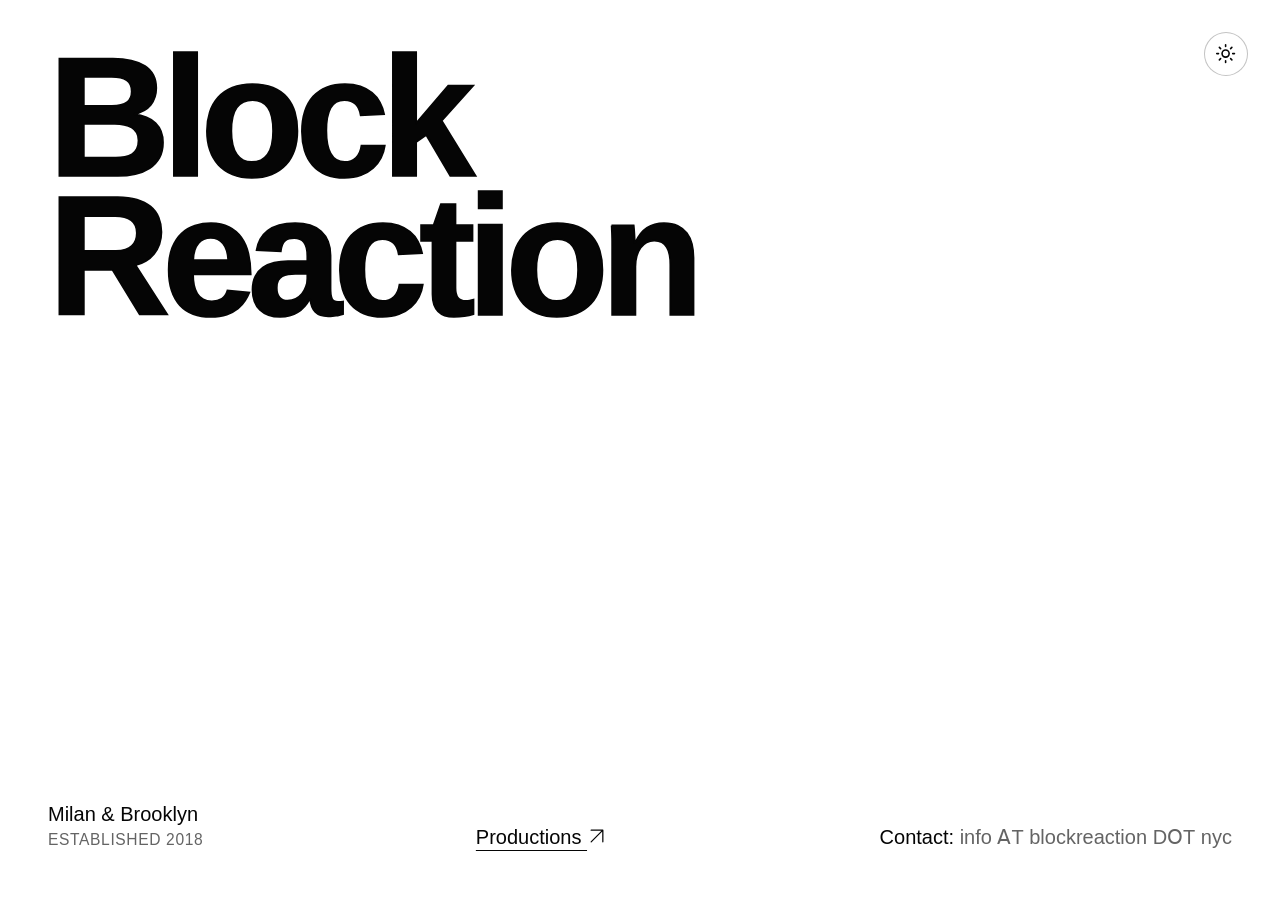
<file: index.html>
<!doctype html>
<html lang="en">
  <head>
    <meta charset="utf-8">
    <meta name="viewport" content="width=device-width, initial-scale=1">
    <meta name="color-scheme" content="light dark">
    <meta name="theme-color" content="#ffffff" media="(prefers-color-scheme: light)">
    <meta name="theme-color" content="#050505" media="(prefers-color-scheme: dark)">
    <meta name="description" content="Block Reaction is an independent studio for consulting and art production, based in Milan and Brooklyn.">
    <link rel="canonical" href="https://blockreaction.nyc/">

    <meta property="og:type" content="website">
    <meta property="og:title" content="BlockReaction.nyc">
    <meta property="og:site_name" content="BlockReaction.nyc">
    <meta property="og:url" content="https://blockreaction.nyc/">
    <meta property="og:image" content="https://blockreaction.nyc/assets/share/block-reaction-share-v2.png">
    <meta property="og:image:secure_url" content="https://blockreaction.nyc/assets/share/block-reaction-share-v2.png">
    <meta property="og:image:type" content="image/png">
    <meta property="og:image:width" content="1731">
    <meta property="og:image:height" content="909">
    <meta property="og:image:alt" content="Block Reaction — Milan &amp; Brooklyn">

    <meta name="twitter:card" content="summary_large_image">
    <meta name="twitter:title" content="BlockReaction.nyc">
    <meta name="twitter:image" content="https://blockreaction.nyc/assets/share/block-reaction-share-v2.png">
    <meta name="twitter:image:alt" content="Block Reaction — Milan &amp; Brooklyn">

    <title>BlockReaction.nyc</title>
    <link rel="icon" href="./favicon.ico" type="image/x-icon">
    <link rel="icon" href="./favicon.svg" type="image/svg+xml">
    <link rel="stylesheet" href="./assets/site.css">
  </head>
  <body>
    <button class="theme-toggle" type="button" aria-label="Use dark mode">
      <svg class="sun" viewBox="0 0 24 24" aria-hidden="true">
        <circle cx="12" cy="12" r="4"></circle>
        <path d="M12 2v2M12 20v2M4.93 4.93l1.42 1.42M17.66 17.66l1.41 1.41M2 12h2M20 12h2M4.93 19.07l1.42-1.42M17.66 6.34l1.41-1.41"></path>
      </svg>
      <svg class="moon" viewBox="0 0 24 24" aria-hidden="true">
        <path d="M20.4 15.1A8.5 8.5 0 0 1 8.9 3.6a8.5 8.5 0 1 0 11.5 11.5Z"></path>
      </svg>
    </button>

    <main>
      <h1 class="logo">
        <span>Block</span>
        <span>Reaction</span>
      </h1>

      <div class="details">
        <p class="studio-meta">
          <span>Milan &amp; Brooklyn</span>
          <span>Established 2018</span>
        </p>
        <a class="productions-link" href="./productions/">Productions <svg class="link-arrow" viewBox="0 0 24 24" aria-hidden="true"><path d="M5 19 19 5M5 5h14v14"></path></svg></a>
        <p class="contact">
          <span>Contact:</span>
          <span aria-label="info at blockreaction dot nyc">
            info <span aria-hidden="true">ꓮТ</span><span class="sr-only"> at </span>
            blockreaction <span aria-hidden="true">DՕТ</span><span class="sr-only"> dot </span> nyc
          </span>
        </p>
      </div>
    </main>

    <script>
      const root = document.documentElement;
      const toggle = document.querySelector('.theme-toggle');
      const systemTheme = window.matchMedia('(prefers-color-scheme: dark)');

      function activeTheme() {
        return root.dataset.theme || (systemTheme.matches ? 'dark' : 'light');
      }

      function updateToggle() {
        const isDark = activeTheme() === 'dark';
        toggle.setAttribute('aria-label', `Use ${isDark ? 'light' : 'dark'} mode`);
        toggle.setAttribute('aria-pressed', String(isDark));
      }

      toggle.addEventListener('click', () => {
        root.dataset.theme = activeTheme() === 'dark' ? 'light' : 'dark';
        updateToggle();
      });

      systemTheme.addEventListener('change', updateToggle);
      updateToggle();
    </script>
  </body>
</html>
</file>
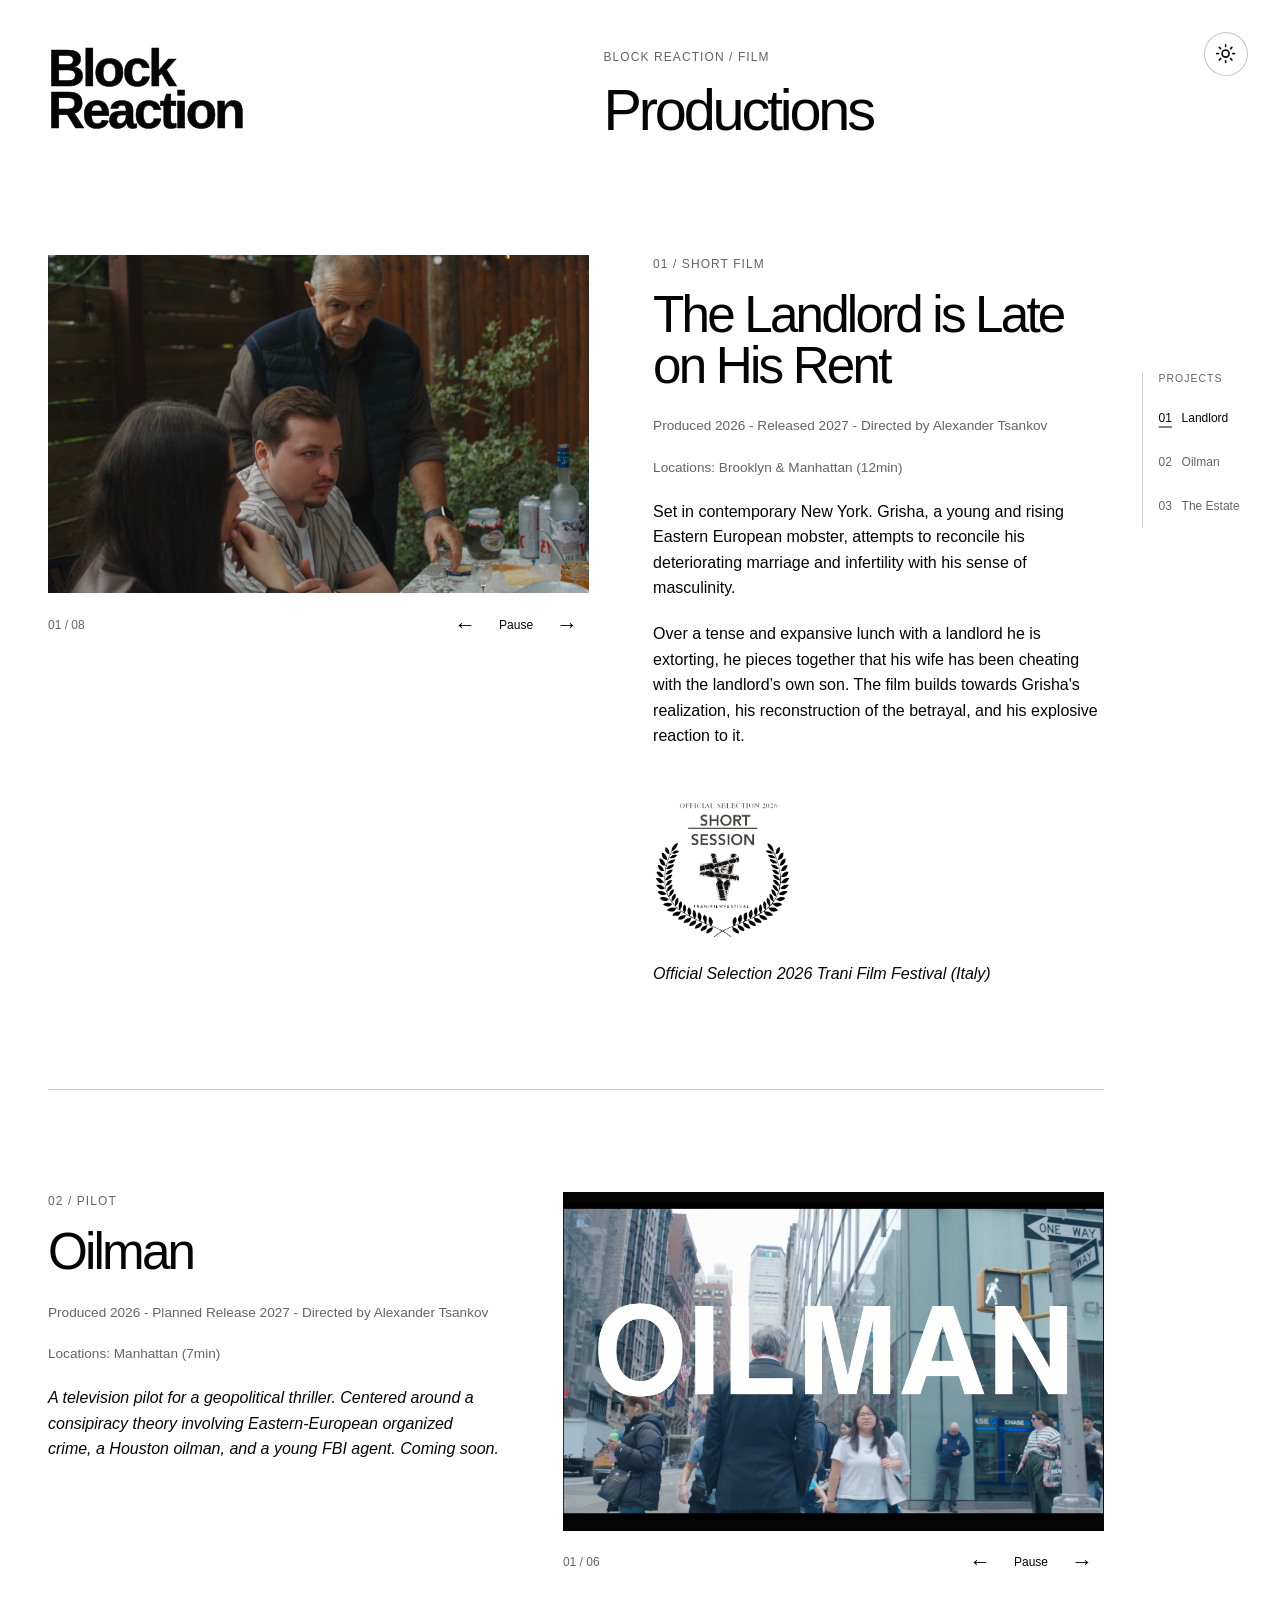
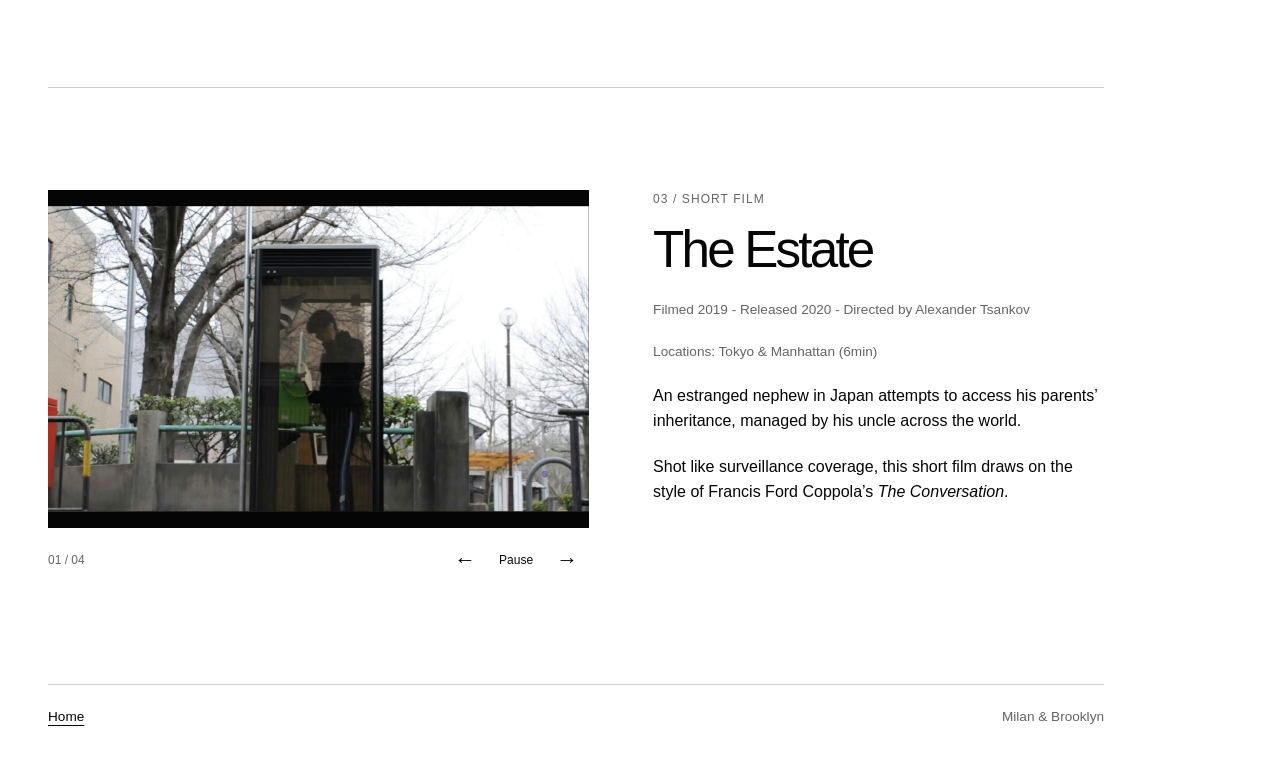
<file: productions/index.html>
<!doctype html>
<html lang="en">
  <head>
    <meta charset="utf-8">
    <meta name="viewport" content="width=device-width, initial-scale=1">
    <meta name="color-scheme" content="light dark">
    <meta name="description" content="Film projects by Block Reaction, an independent studio based in Milan and Brooklyn.">
    <link rel="canonical" href="https://blockreaction.nyc/productions/">
    <meta property="og:type" content="website">
    <meta property="og:site_name" content="Block Reaction">
    <meta property="og:title" content="Productions — Block Reaction">
    <meta property="og:description" content="Film projects by Block Reaction. Milan & Brooklyn.">
    <meta property="og:url" content="https://blockreaction.nyc/productions/">
    <meta property="og:image" content="https://blockreaction.nyc/assets/share/block-reaction-share-v2.png">
    <meta property="og:image:secure_url" content="https://blockreaction.nyc/assets/share/block-reaction-share-v2.png">
    <meta property="og:image:type" content="image/png">
    <meta property="og:image:width" content="1731">
    <meta property="og:image:height" content="909">
    <meta property="og:image:alt" content="Block Reaction — Milan &amp; Brooklyn">
    <meta name="twitter:card" content="summary_large_image">
    <meta name="twitter:title" content="Productions — Block Reaction">
    <meta name="twitter:description" content="Film projects by Block Reaction. Milan &amp; Brooklyn.">
    <meta name="twitter:image" content="https://blockreaction.nyc/assets/share/block-reaction-share-v2.png">
    <meta name="twitter:image:alt" content="Block Reaction — Milan &amp; Brooklyn">
    <title>Productions — Block Reaction</title>
    <link rel="icon" href="../favicon.ico" type="image/x-icon">
    <link rel="icon" href="../favicon.svg" type="image/svg+xml">
    <link rel="stylesheet" href="../assets/site.css">
    <link rel="stylesheet" href="../assets/productions.css">
    <script src="../assets/productions.js" defer></script>
  </head>
  <body>
    <button class="theme-toggle" type="button" aria-label="Use dark mode">
      <svg class="sun" viewBox="0 0 24 24" aria-hidden="true">
        <circle cx="12" cy="12" r="4"></circle>
        <path d="M12 2v2M12 20v2M4.93 4.93l1.42 1.42M17.66 17.66l1.41 1.41M2 12h2M20 12h2M4.93 19.07l1.42-1.42M17.66 6.34l1.41-1.41"></path>
      </svg>
      <svg class="moon" viewBox="0 0 24 24" aria-hidden="true">
        <path d="M20.4 15.1A8.5 8.5 0 0 1 8.9 3.6a8.5 8.5 0 1 0 11.5 11.5Z"></path>
      </svg>
    </button>

    <main class="productions-page">
      <header class="productions-header">
        <a class="wordmark" href="../" aria-label="Block Reaction home">Block<br>Reaction</a>
        <div class="productions-heading">
          <p class="eyebrow">Block Reaction / Film</p>
          <h1>Productions</h1>
        </div>
      </header>

      <nav class="film-index" aria-label="Film index">
        <span class="film-index-label">Projects</span>
        <a href="#landlord" aria-label="01 — The Landlord is Late on His Rent" aria-current="location"><span class="film-index-number">01</span><span>Landlord</span></a>
        <a href="#oilman" aria-label="02 — Oilman"><span class="film-index-number">02</span><span>Oilman</span></a>
        <a href="#estate" aria-label="03 — The Estate"><span class="film-index-number">03</span><span>The Estate</span></a>
      </nav>

      <div class="projects">
        <!-- Add another project article below. Image and text sides alternate automatically;
             every data-carousel shares the same slideshow clock and controls. -->
        <article class="project" id="landlord" aria-labelledby="landlord-title">
          <section class="project-carousel" data-carousel aria-label="Landlord is Late on His Rent film stills" aria-roledescription="carousel" tabindex="0">
            <div class="carousel-images">
              <img class="carousel-slide is-active" src="../assets/pics/landlord/lunch.avif" alt="Landlord is Late on His Rent — lunch scene" width="1920" height="1200" fetchpriority="high">
              <img class="carousel-slide" src="../assets/pics/landlord/ALLEY.avif" alt="Landlord is Late on His Rent — alley still" width="1920" height="1085" loading="lazy" hidden>
              <img class="carousel-slide" src="../assets/pics/landlord/ALLEY_MAN.avif" alt="Landlord is Late on His Rent — a man in the alley" width="1920" height="1082" loading="lazy" hidden>
              <img class="carousel-slide" src="../assets/pics/landlord/MARIYA.avif" alt="Landlord is Late on His Rent — Mariya" width="1920" height="1243" loading="lazy" hidden>
              <img class="carousel-slide" src="../assets/pics/landlord/hug.avif" alt="Landlord is Late on His Rent — Hug, film still" width="1920" height="1095" loading="lazy" hidden>
              <img class="carousel-slide" src="../assets/pics/landlord/fire.avif" alt="Landlord is Late on His Rent — Fire, film still" width="1920" height="1074" loading="lazy" hidden>
              <img class="carousel-slide" src="../assets/pics/landlord/title.avif" alt="Landlord is Late on His Rent — title frame" width="3407" height="1832" loading="lazy" hidden>
              <img class="carousel-slide" src="../assets/pics/landlord/look.avif" alt="Landlord is Late on His Rent — Look, film still" width="1915" height="1047" loading="lazy" hidden>
            </div>
            <div class="carousel-controls" hidden>
              <span class="carousel-count" aria-live="off">01 / 08</span>
              <div class="carousel-buttons">
                <button type="button" data-direction="-1" aria-label="Previous image in all carousels">←</button>
                <button type="button" data-pause aria-label="Pause all carousels" aria-pressed="false">Pause</button>
                <button type="button" data-direction="1" aria-label="Next image in all carousels">→</button>
              </div>
            </div>
          </section>

          <div class="project-copy">
            <p class="eyebrow">01 / Short Film</p>
            <h2 id="landlord-title">The Landlord is Late on His Rent</h2>
            <p class="project-credits">Produced 2026 - Released 2027 - Directed by Alexander Tsankov</p>
            <p class="project-locations">Locations: Brooklyn &amp; Manhattan (12min)</p>
            <p>Set in contemporary New York. Grisha, a young and rising Eastern European mobster, attempts to reconcile his deteriorating marriage and infertility with his sense of masculinity.</p>
            <p>Over a tense and expansive lunch with a landlord he is extorting, he pieces together that his wife has been cheating with the landlord’s own son. The film builds towards Grisha's realization, his reconstruction of the betrayal, and his explosive reaction to it.</p>
            <div class="project-accolade">
              <img class="festival-logo" src="../assets/pics/landlord/trani.png" alt="Trani Film Festival official selection laurels" width="814" height="930" loading="lazy">
              <p class="project-accolades">Official Selection 2026 Trani Film Festival (Italy)</p>
            </div>
          </div>
        </article>
        <article class="project" id="oilman" aria-labelledby="oilman-title">
          <section class="project-carousel" data-carousel aria-label="Oilman film stills" aria-roledescription="carousel" tabindex="0">
            <div class="carousel-images">
              <img class="carousel-slide is-active" src="../assets/pics/oilman/title.avif" alt="Oilman — title frame" width="1920" height="1125" loading="lazy" hidden>
              <img class="carousel-slide" src="../assets/pics/oilman/emma.avif" alt="Oilman — Emma, film still" width="1920" height="1081" loading="lazy" hidden>              <img class="carousel-slide" src="../assets/pics/oilman/chinatown.avif" alt="Oilman — Chinatown, film still" width="1920" height="1080" loading="lazy">
              <img class="carousel-slide" src="../assets/pics/oilman/gallery.avif" alt="Oilman — gallery, film still" width="1920" height="1084" loading="lazy" hidden>
              <img class="carousel-slide" src="../assets/pics/oilman/kevin.avif" alt="Oilman — Kevin, film still" width="1920" height="1102" loading="lazy" hidden>
              <img class="carousel-slide" src="../assets/pics/oilman/tbc.avif" alt="Oilman — To Be Continued end card" width="3420" height="2214" loading="lazy" hidden>
            </div>
            <div class="carousel-controls" hidden>
              <span class="carousel-count" aria-live="off">01 / 06</span>
              <div class="carousel-buttons">
                <button type="button" data-direction="-1" aria-label="Previous image in all carousels">←</button>
                <button type="button" data-pause aria-label="Pause all carousels" aria-pressed="false">Pause</button>
                <button type="button" data-direction="1" aria-label="Next image in all carousels">→</button>
              </div>
            </div>
          </section>

          <div class="project-copy">
            <p class="eyebrow">02 / Pilot</p>
            <h2 id="oilman-title">Oilman</h2>
            <p class="project-credits">Produced 2026 - Planned Release 2027 - Directed by Alexander Tsankov</p>
            <p class="project-locations">Locations: Manhattan (7min)</p>
            <p><i>A television pilot for a geopolitical thriller. Centered around a consipiracy theory involving Eastern-European organized crime, a Houston oilman, and a young FBI agent. Coming soon.</i></p>
          </div>
        </article>
        <article class="project" id="estate" aria-labelledby="estate-title">
          <section class="project-carousel" data-carousel aria-label="The Estate film stills" aria-roledescription="carousel" tabindex="0">
            <div class="carousel-images">
              <img class="carousel-slide is-active" src="../assets/pics/estate/booth.avif" alt="The Estate — booth, film still" width="3401" height="1928" loading="lazy">
              <img class="carousel-slide" src="../assets/pics/estate/phone.avif" alt="The Estate — phone, film still" width="3410" height="1923" loading="lazy" hidden>
              <img class="carousel-slide" src="../assets/pics/estate/castle.avif" alt="The Estate — castle, film still" width="3403" height="1925" loading="lazy" hidden>
              <img class="carousel-slide" src="../assets/pics/estate/train.avif" alt="The Estate — train, film still" width="3372" height="1925" loading="lazy" hidden>
            </div>
            <div class="carousel-controls" hidden>
              <span class="carousel-count" aria-live="off">01 / 04</span>
              <div class="carousel-buttons">
                <button type="button" data-direction="-1" aria-label="Previous image in all carousels">←</button>
                <button type="button" data-pause aria-label="Pause all carousels" aria-pressed="false">Pause</button>
                <button type="button" data-direction="1" aria-label="Next image in all carousels">→</button>
              </div>
            </div>
          </section>

          <div class="project-copy">
            <p class="eyebrow">03 / Short Film</p>
            <h2 id="estate-title">The Estate</h2>
            <p class="project-credits">Filmed 2019 - Released 2020 - Directed by Alexander Tsankov</p>
            <p class="project-locations">Locations: Tokyo &amp; Manhattan (6min)</p>
            <p>An estranged nephew in Japan attempts to access his parents’ inheritance, managed by his uncle across the world.</p>
            <p>Shot like surveillance coverage, this short film draws on the style of Francis Ford Coppola’s <i>The Conversation</i>.</p>
          </div>
        </article>
      </div>

      <footer class="productions-footer">
        <a href="../">Home</a>
        <span>Milan &amp; Brooklyn</span>
      </footer>
    </main>
  </body>
</html>
</file>
<file: assets/site.css>
:root {
  color-scheme: light;
  --background: #ffffff;
  --foreground: #050505;
  --muted: #646464;
}

@media (prefers-color-scheme: dark) {
  :root {
    color-scheme: dark;
    --background: #050505;
    --foreground: #fafafa;
    --muted: #a7a7a7;
  }
}

:root[data-theme="light"] {
  color-scheme: light;
  --background: #ffffff;
  --foreground: #050505;
  --muted: #646464;
}

:root[data-theme="dark"] {
  color-scheme: dark;
  --background: #050505;
  --foreground: #fafafa;
  --muted: #a7a7a7;
}

*,
*::before,
*::after {
  box-sizing: border-box;
}

html {
  min-width: 320px;
  background: var(--background);
}

body {
  min-height: 100svh;
  margin: 0;
  background: var(--background);
  color: var(--foreground);
  font-family: Arial, Helvetica, sans-serif;
  -webkit-font-smoothing: antialiased;
  transition: background-color 180ms ease, color 180ms ease;
}

main {
  min-height: 100svh;
  display: flex;
  flex-direction: column;
  justify-content: space-between;
  padding: clamp(1.25rem, 4vw, 3rem);
}

.logo {
  margin: 0;
  width: min(700px, calc(100vw - clamp(2.5rem, 8vw, 6rem)));
  container-type: inline-size;
  font-family: Arial, Helvetica, sans-serif;
  font-weight: 700;
  line-height: 0.82;
}

.logo > span {
  display: block;
  font-size: 24.285cqw;
  /* Add roughly 10% to Arial Bold's stem thickness at every logo size. */
  -webkit-text-stroke: 0.010em currentColor;
}

.logo > span:first-child {
  letter-spacing: -0.052em;
}

.logo > span:last-child {
  letter-spacing: -0.052em;
}

.details {
  display: flex;
  align-items: flex-end;
  justify-content: space-between;
  gap: 2rem;
  margin-top: clamp(5rem, 18vh, 12rem);
  font-size: clamp(1rem, 2vw, 1.25rem);
  line-height: 1.45;
}

.details p {
  margin: 0;
}

.studio-meta {
  display: flex;
  flex-direction: column;
  align-items: flex-start;
  color: var(--muted);
  text-align: left;
}

.studio-meta span:first-child {
  color: var(--foreground);
}

.studio-meta span:last-child {
  font-size: 0.78em;
  letter-spacing: 0.04em;
  text-transform: uppercase;
}

.contact {
  color: var(--muted);
  text-align: right;
}

.productions-link,
.productions-link:visited {
  color: var(--foreground);
  text-decoration-thickness: 1px;
  text-underline-offset: 0.3em;
}

.link-arrow {
  width: 1em;
  height: 1em;
  vertical-align: -0.1em;
  fill: none;
  stroke: currentColor;
  stroke-width: 1.5;
  stroke-linecap: round;
  stroke-linejoin: round;
}

.contact > span:first-child {
  color: var(--foreground);
}

.theme-toggle {
  position: fixed;
  z-index: 10;
  top: clamp(1rem, 3vw, 2rem);
  right: clamp(1rem, 3vw, 2rem);
  width: 2.75rem;
  height: 2.75rem;
  padding: 0.65rem;
  border: 1px solid color-mix(in srgb, var(--foreground) 24%, transparent);
  border-radius: 50%;
  background: var(--background);
  color: var(--foreground);
  cursor: pointer;
}

.theme-toggle:hover {
  border-color: var(--foreground);
}

.theme-toggle:focus-visible {
  outline: 2px solid var(--foreground);
  outline-offset: 3px;
}

.theme-toggle svg {
  width: 100%;
  height: 100%;
  fill: none;
  stroke: currentColor;
  stroke-linecap: round;
  stroke-linejoin: round;
  stroke-width: 1.8;
}

.moon,
:root[data-theme="dark"] .sun {
  display: none;
}

:root[data-theme="dark"] .moon {
  display: block;
}

@media (prefers-color-scheme: dark) {
  :root:not([data-theme="light"]) .sun {
    display: none;
  }

  :root:not([data-theme="light"]) .moon {
    display: block;
  }
}

.sr-only {
  position: absolute;
  width: 1px;
  height: 1px;
  padding: 0;
  margin: -1px;
  overflow: hidden;
  clip: rect(0, 0, 0, 0);
  white-space: nowrap;
  border: 0;
}

@media (max-width: 620px) {
  main {
    padding: 1.25rem;
  }

  .logo {
    padding-top: 3.75rem;
    width: 100%;
  }

  .details {
    align-items: flex-start;
    flex-direction: column;
    gap: 1.25rem;
  }

  .studio-meta {
    align-items: flex-start;
    text-align: left;
  }

  .contact {
    text-align: left;
  }

}

@media (prefers-reduced-motion: reduce) {
  body {
    transition: none;
  }
}
</file>
<file: assets/productions.css>
.productions-page {
  display: block;
  max-width: 1800px;
  margin-inline: auto;
}

.productions-header {
  display: flex;
  align-items: flex-start;
  justify-content: space-between;
  gap: 2rem;
  padding-right: 4rem;
  margin-bottom: clamp(4rem, 9vw, 9rem);
}

.wordmark {
  font-size: clamp(2rem, 4vw, 3.5rem);
  font-weight: 700;
  line-height: 0.82;
  letter-spacing: -0.052em;
  text-decoration: none;
  color: var(--foreground);
  -webkit-text-stroke: 0.01em currentColor;
}

.productions-heading {
  width: 44%;
}

.eyebrow {
  margin: 0 0 1rem;
  font-size: 0.75rem;
  line-height: 1.5;
  letter-spacing: 0.09em;
  text-transform: uppercase;
  color: var(--muted);
}

.productions-heading h1 {
  margin: 0;
  font-size: clamp(2.25rem, 4.5vw, 5rem);
  font-weight: 400;
  line-height: 1;
  letter-spacing: -0.055em;
}

.project {
  scroll-margin-top: 2rem;
  display: grid;
  grid-template-columns: minmax(0, 1.2fr) minmax(0, 1fr);
  gap: clamp(2rem, 5vw, 6rem);
  align-items: start;
  padding-bottom: clamp(4rem, 8vw, 8rem);
}

.project + .project {
  border-top: 1px solid color-mix(in srgb, var(--foreground) 20%, transparent);
  padding-top: clamp(4rem, 8vw, 8rem);
}

.project:nth-child(even) {
  grid-template-columns: minmax(0, 1fr) minmax(0, 1.2fr);
}

.project:nth-child(even) .project-carousel {
  grid-column: 2;
  grid-row: 1;
}

.project:nth-child(even) .project-copy {
  grid-column: 1;
  grid-row: 1;
}

.carousel-images {
  aspect-ratio: 16 / 10;
  display: grid;
  background: #050505;
}

.carousel-slide {
  grid-area: 1 / 1;
  display: block;
  width: 100%;
  height: 100%;
  min-height: 0;
  object-fit: contain;
}

.carousel-slide[hidden], .carousel-controls[hidden] {
  display: none;
}

.carousel-controls {
  display: flex;
  align-items: center;
  justify-content: space-between;
  gap: 1rem;
  margin-top: 0.6rem;
  color: var(--muted);
  font-size: 0.75rem;
  font-variant-numeric: tabular-nums;
}

.carousel-buttons {
  display: flex;
  align-items: center;
  gap: 0.25rem;
}

.carousel-buttons button {
  min-width: 44px;
  min-height: 44px;
  border: 0;
  padding: 0.5rem;
  background: transparent;
  color: var(--foreground);
  font: inherit;
  cursor: pointer;
}

.carousel-buttons button[data-direction] {
  font-size: 1.35rem;
}

.carousel-buttons button:hover {
  background: color-mix(in srgb, var(--foreground) 8%, transparent);
}

.project-copy h2 {
  margin: 0 0 1.5rem;
  font-size: clamp(2.5rem, 4vw, 4.5rem);
  line-height: 1;
  font-weight: 400;
  letter-spacing: -0.055em;
}

.project-copy > p:not(.eyebrow) {
  margin: 0 0 1.25rem;
  max-width: 38rem;
  font-size: clamp(1rem, 1.25vw, 1.2rem);
  line-height: 1.6;
}

.project-copy > p.project-credits,
.project-copy > p.project-locations {
  color: var(--muted);
  font-size: 0.85rem;
}

.project-accolades {
  margin: 0;
  font-family: 'Helvetica Neue', Helvetica, Arial, sans-serif;
  font-weight: 300;
  font-style: italic;
  line-height: 1.6;
}

.project-accolade {
  display: flex;
  align-items: center;
  flex-wrap: wrap;
  gap: 1.25rem;
  margin-top: 2rem;
}

.festival-logo {
  display: block;
  width: 140px;
  height: auto;
}

:root[data-theme="dark"] .festival-logo {
  filter: invert(1);
}

@media (prefers-color-scheme: dark) {
  :root:not([data-theme="light"]) .festival-logo {
    filter: invert(1);
  }
}

.film-link, .productions-footer a {
  color: var(--foreground);
  text-decoration-thickness: 1px;
  text-underline-offset: 0.3em;
}

.film-link {
  display: inline-block;
  margin-top: 0.5rem;
}

.productions-footer {
  display: flex;
  justify-content: space-between;
  gap: 1rem;
  padding-top: 1.5rem;
  border-top: 1px solid color-mix(in srgb, var(--foreground) 20%, transparent);
  color: var(--muted);
  font-size: 0.85rem;
}

.productions-page :focus-visible {
  outline: 2px solid var(--foreground);
  outline-offset: 4px;
}

.film-index {
  display: flex;
  align-items: center;
  gap: 1.5rem;
  margin-bottom: 3rem;
  font-size: 0.75rem;
}

.film-index-label {
  color: var(--muted);
  font-size: 0.65rem;
  letter-spacing: 0.1em;
  text-transform: uppercase;
}

.film-index a {
  display: flex;
  align-items: center;
  gap: 0.6rem;
  min-height: 44px;
  color: var(--muted);
  text-decoration: none;
}

.film-index-number {
  font-variant-numeric: tabular-nums;
}

.film-index a:hover,
.film-index a[aria-current="location"] {
  color: var(--foreground);
}

.film-index a[aria-current="location"] .film-index-number {
  text-decoration: underline;
  text-underline-offset: 0.4em;
}

@media (min-width: 1100px) {
  .productions-page {
    padding-right: 11rem;
  }

  .film-index {
    position: fixed;
    top: 50%;
    right: clamp(1.25rem, 3vw, 3rem);
    transform: translateY(-50%);
    display: block;
    width: 100px;
    margin: 0;
    padding-left: 1rem;
    border-left: 1px solid color-mix(in srgb, var(--foreground) 20%, transparent);
  }

  .film-index-label {
    display: block;
    margin-bottom: 0.75rem;
  }
}

@media (prefers-reduced-motion: no-preference) {
  html {
    scroll-behavior: smooth;
  }
}

@media (max-width: 760px) {
  .productions-header {
    flex-direction: column;
    gap: 3rem;
    margin-bottom: 3rem;
  }

  .productions-heading {
    width: 100%;
  }

  .project, .project:nth-child(even) {
    grid-template-columns: minmax(0, 1fr);
    gap: 2rem;
  }

  .project:nth-child(even) .project-carousel,
  .project:nth-child(even) .project-copy {
    grid-column: auto;
    grid-row: auto;
  }
}
</file>
